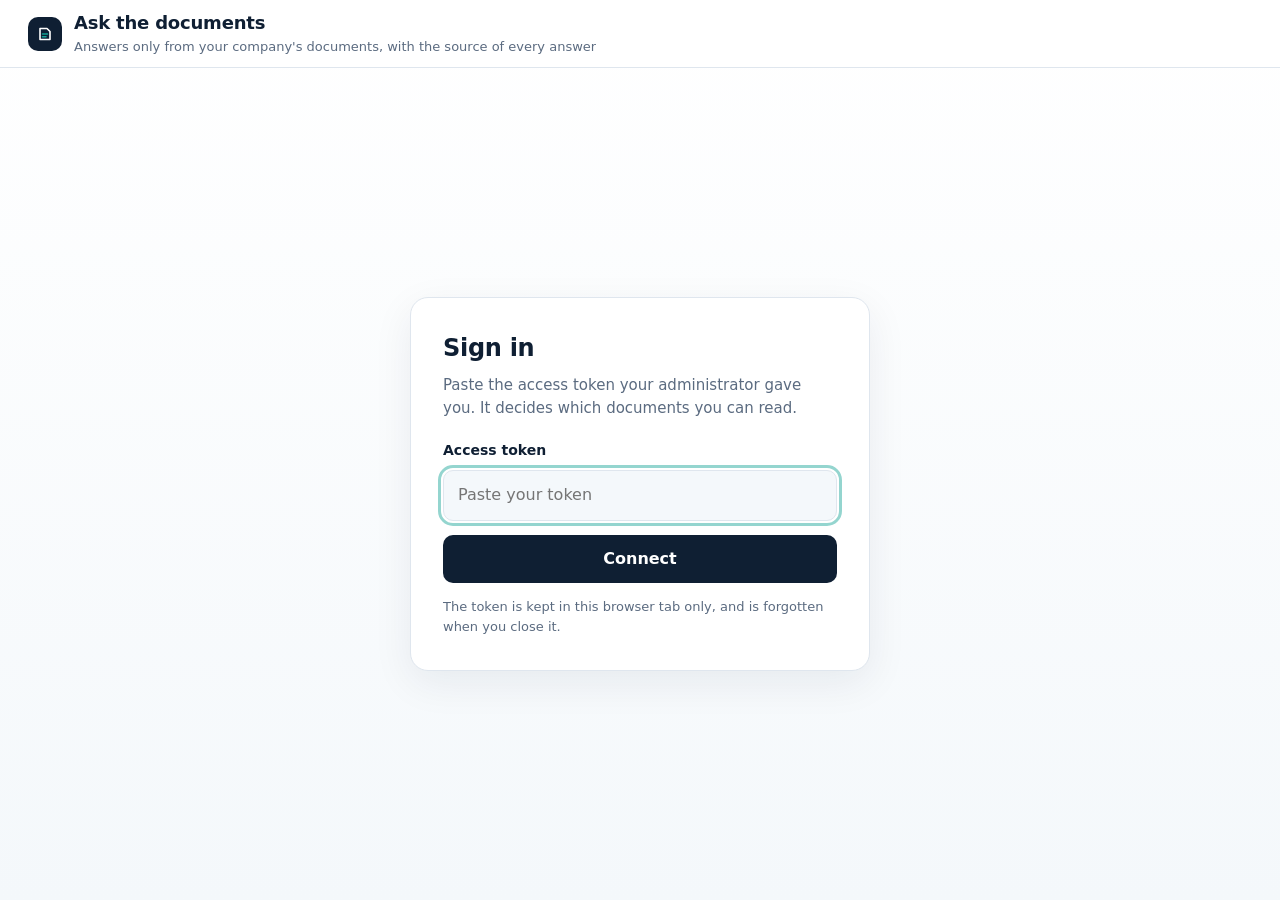
<file: kb/web/index.html>
<!doctype html>
<html lang="en">
<head>
<meta charset="utf-8">
<meta name="viewport" content="width=device-width, initial-scale=1">
<meta name="referrer" content="no-referrer">
<title>Ask the documents</title>
<style>
  :root {
    --ink: #0f1f33; --ink-2: #33445a; --grey: #5b6b80; --line: #dfe6ee; --soft: #f4f8fb;
    --teal: #0b6b62; --accent: #12a394; --mint: #e3f4f1;
    --nf-bg: #f6f7f9; --nf-line: #c3ccd8; --nf-ink: #4a5568;
    --warn-bg: #fff8e6; --warn-line: #f0cf7a; --warn-ink: #7a5300;
    --err-bg: #fff4ec; --err-line: #f6b98a; --err-ink: #8a3b00;
    --deny-bg: #fdf1f1; --deny-line: #f2a7a7; --deny-ink: #9b1c1c;
    --radius: 14px;
    font-family: "Inter", "Segoe UI", system-ui, -apple-system, "Helvetica Neue", Arial, sans-serif;
  }
  * { box-sizing: border-box; }
  html, body { margin: 0; height: 100%; }
  body { color: var(--ink); background: linear-gradient(180deg, #ffffff 0%, var(--soft) 100%); font-size: 16px; line-height: 1.55; }
  button, input, textarea { font: inherit; color: inherit; }
  button { cursor: pointer; }
  :focus-visible { outline: 3px solid rgba(18, 163, 148, .45); outline-offset: 2px; }
  [hidden] { display: none !important; }

  /* ---------- header */
  .top {
    height: 68px; display: flex; align-items: center; gap: 16px; padding: 0 28px;
    border-bottom: 1px solid var(--line); background: rgba(255, 255, 255, .92); position: sticky; top: 0; z-index: 5;
  }
  .brand { display: flex; align-items: center; gap: 12px; min-width: 0; }
  .mark { width: 34px; height: 34px; border-radius: 10px; background: var(--ink); display: grid; place-items: center; flex: none; }
  .brand h1 { margin: 0; font-size: 18px; font-weight: 700; letter-spacing: -.2px; white-space: nowrap; }
  .brand p { margin: 0; font-size: 13px; color: var(--grey); white-space: nowrap; overflow: hidden; text-overflow: ellipsis; }
  .spacer { flex: 1; }
  .who { display: flex; align-items: center; gap: 10px; font-size: 14px; color: var(--ink-2); white-space: nowrap; }
  .who b { color: var(--ink); font-weight: 600; }
  .tag { display: inline-block; padding: 2px 10px; border-radius: 999px; background: var(--mint); color: var(--teal); font-size: 12.5px; font-weight: 600; }
  .ghost { border: 1px solid var(--line); background: #fff; border-radius: 10px; padding: 7px 12px; font-size: 14px; color: var(--ink-2); }
  .ghost:hover { border-color: #b9c6d4; }
  .docs-toggle { display: none; }
  .short, .phone-only { display: none; }

  /* ---------- sign-in */
  .signin { min-height: calc(100% - 68px); display: grid; place-items: center; padding: 32px 20px; }
  .card { width: 100%; max-width: 460px; background: #fff; border: 1px solid var(--line); border-radius: 18px; padding: 32px; box-shadow: 0 12px 40px rgba(15, 31, 51, .07); }
  .card h2 { margin: 0 0 6px; font-size: 24px; letter-spacing: -.3px; }
  .card p { margin: 0 0 20px; color: var(--grey); font-size: 15px; }
  .card label { display: block; font-size: 14px; font-weight: 600; margin-bottom: 8px; }
  .card input { width: 100%; padding: 12px 14px; border: 1px solid var(--line); border-radius: 10px; background: var(--soft); }
  .primary { border: 0; border-radius: 10px; background: var(--ink); color: #fff; font-weight: 600; padding: 12px 18px; }
  .primary:hover { background: #1b3150; }
  .primary:disabled { opacity: .5; cursor: default; }
  .card .primary { width: 100%; margin-top: 14px; }
  .card .note { margin: 14px 0 0; font-size: 13px; }
  .card .fail { margin: 14px 0 0; color: var(--deny-ink); font-size: 14px; font-weight: 600; }

  /* ---------- layout */
  .app { display: grid; grid-template-columns: 290px minmax(0, 1fr); grid-template-rows: minmax(0, 1fr); height: calc(100% - 68px); overflow: hidden; }
  .app.with-panel { grid-template-columns: 290px minmax(0, 1fr) 440px; }
  .side { border-right: 1px solid var(--line); padding: 24px 20px; overflow: auto; background: rgba(255, 255, 255, .6); }
  .side h3, .panel h3 { margin: 0 0 4px; font-size: 12px; font-weight: 700; letter-spacing: .12em; text-transform: uppercase; color: var(--teal); }
  .side .sub { margin: 0 0 16px; font-size: 13px; color: var(--grey); }
  .doc { display: flex; gap: 10px; padding: 9px 8px; border-radius: 10px; }
  .doc:hover { background: var(--soft); }
  .kind { flex: none; width: 38px; height: 22px; border-radius: 6px; display: grid; place-items: center; font-size: 10.5px; font-weight: 700;
          letter-spacing: .04em; background: var(--soft); color: var(--ink-2); border: 1px solid var(--line); margin-top: 1px; }
  .kind.pdf { background: #fdf0ee; color: #9b2c1c; border-color: #f6d4cd; }
  .doc .t { font-size: 14px; font-weight: 600; line-height: 1.35; }
  .doc .m { font-size: 12.5px; color: var(--grey); }
  .collection { margin: 14px 0 6px; font-size: 12.5px; color: var(--grey); font-weight: 600; }

  .main { display: flex; flex-direction: column; min-width: 0; min-height: 0; }
  .thread { flex: 1; overflow: auto; padding: 28px 32px 12px; }
  .inner { max-width: 780px; margin: 0 auto; }
  .empty { margin: 8vh auto 0; max-width: 520px; text-align: center; color: var(--grey); }
  .empty h2 { color: var(--ink); font-size: 26px; letter-spacing: -.4px; margin: 0 0 8px; }

  .q { display: flex; justify-content: flex-end; margin: 6px 0 12px; }
  .q span { background: var(--ink); color: #fff; padding: 11px 16px; border-radius: 16px 16px 4px 16px; max-width: 85%; overflow-wrap: anywhere; }

  .answer { background: #fff; border: 1px solid var(--line); border-left: 4px solid var(--accent); border-radius: var(--radius);
            padding: 18px 20px 16px; margin: 0 0 26px; box-shadow: 0 6px 22px rgba(15, 31, 51, .05); }
  .answer header { display: flex; flex-wrap: wrap; align-items: center; gap: 8px; margin-bottom: 10px; }
  .status { display: inline-flex; align-items: center; gap: 6px; font-size: 12.5px; font-weight: 700; padding: 3px 10px; border-radius: 999px; background: var(--mint); color: var(--teal); }
  .mode { font-size: 12.5px; color: var(--grey); }
  .mode b { color: var(--ink-2); font-weight: 600; }
  .body p { margin: 0 0 8px; overflow-wrap: anywhere; }
  .chip { display: inline-grid; place-items: center; min-width: 24px; height: 22px; padding: 0 6px; margin: 0 2px; vertical-align: 1px;
          border: 1px solid #9fd8cf; border-radius: 7px; background: var(--mint); color: var(--teal); font-size: 12.5px; font-weight: 700; line-height: 1; }
  .chip:hover, .chip.on { background: var(--teal); border-color: var(--teal); color: #fff; }
  .sources { margin-top: 12px; padding-top: 12px; border-top: 1px dashed var(--line); display: flex; flex-wrap: wrap; gap: 8px; }
  .src { display: inline-flex; align-items: center; gap: 8px; border: 1px solid var(--line); background: var(--soft); border-radius: 10px;
         padding: 6px 10px; font-size: 13.5px; color: var(--ink-2); text-align: left; max-width: 100%; }
  .src:hover, .src.on { border-color: var(--accent); background: #fff; }
  .src .n { font-weight: 700; color: var(--teal); }
  .src.also { opacity: .75; }
  .warn { margin-top: 12px; padding: 10px 12px; border-radius: 10px; background: var(--warn-bg); border: 1px solid var(--warn-line); color: var(--warn-ink); font-size: 14px; }

  .answer.not_found { background: var(--nf-bg); border: 1.5px dashed var(--nf-line); box-shadow: none; }
  .answer.not_found .status { background: #e8ecf1; color: var(--nf-ink); }
  .answer.flagged { border-left-color: #e0a800; }
  .answer.flagged .status { background: var(--warn-bg); color: var(--warn-ink); }
  .answer.error { background: var(--err-bg); border-color: var(--err-line); border-left-color: #ea7a2a; }
  .answer.error .status { background: #ffe4cf; color: var(--err-ink); }
  .answer.denied { background: var(--deny-bg); border-color: var(--deny-line); border-left-color: #d63b3b; box-shadow: none; }
  .answer.denied .status { background: #fbd5d5; color: var(--deny-ink); }
  .answer.pending { border-left-color: var(--line); color: var(--grey); }
  .headline { font-weight: 700; font-size: 17px; margin: 0 0 4px; }
  .muted { color: var(--grey); font-size: 14.5px; margin: 0; }

  .composer { padding: 14px 32px 22px; background: linear-gradient(180deg, rgba(244, 248, 251, 0), var(--soft) 30%); }
  .composer form { max-width: 780px; margin: 0 auto; display: flex; gap: 10px; align-items: flex-end;
                   background: #fff; border: 1px solid var(--line); border-radius: 16px; padding: 8px 8px 8px 16px; box-shadow: 0 8px 26px rgba(15, 31, 51, .06); }
  .composer textarea { flex: 1; border: 0; resize: none; outline: none; padding: 8px 0; max-height: 160px; background: transparent; }
  .composer .hint { max-width: 780px; margin: 8px auto 0; font-size: 12.5px; color: var(--grey); text-align: center; }

  /* ---------- source panel */
  .panel { border-left: 1px solid var(--line); background: #fff; overflow: auto; padding: 22px 24px 28px; }
  .panel .bar { display: flex; align-items: center; justify-content: space-between; margin-bottom: 14px; }
  .panel h2 { margin: 6px 0 4px; font-size: 20px; letter-spacing: -.3px; line-height: 1.3; }
  .meta { display: flex; flex-wrap: wrap; gap: 6px; margin: 10px 0 16px; }
  .meta span { font-size: 12.5px; padding: 3px 9px; border-radius: 8px; background: var(--soft); border: 1px solid var(--line); color: var(--ink-2); }
  .passage { white-space: pre-wrap; overflow-wrap: anywhere; background: var(--soft); border: 1px solid var(--line); border-radius: 12px; padding: 16px; font-size: 15px; line-height: 1.65; }
  mark { background: #c9efe7; color: var(--ink); padding: 1px 2px; border-radius: 4px; box-shadow: inset 0 -2px 0 var(--accent); }
  .pid { margin-top: 12px; font-size: 13px; }
  .pid code { font-family: ui-monospace, Consolas, Menlo, monospace; font-size: 12.5px; color: var(--ink-2); }
  .close { border: 0; background: var(--soft); width: 34px; height: 34px; border-radius: 10px; font-size: 18px; line-height: 1; color: var(--ink-2); }

  @media (max-width: 1100px) {
    .app, .app.with-panel { grid-template-columns: minmax(0, 1fr); }
    .side { display: none; }
    .app.show-docs .side { display: block; position: fixed; inset: 68px 0 0 0; z-index: 6; background: #fff; }
    .docs-toggle { display: inline-block; }
    .panel { position: fixed; inset: 68px 0 0 0; z-index: 7; border-left: 0; }
  }
  @media (max-width: 640px) {
    .top { padding: 0 14px; gap: 10px; }
    .mark, .brand p, .who .ident, .composer .hint { display: none; }
    .brand h1 { font-size: 16px; }
    .phone-only { display: block; }
    .thread { padding: 18px 14px 8px; }
    .composer { padding: 10px 12px 14px; }
    .answer { padding: 16px 16px 14px; }
    .card { padding: 24px; }
  }
  @media (max-width: 400px) {
    .top { padding: 0 10px; gap: 8px; }
    .brand h1 { font-size: 15px; }
    .top .ghost { padding: 6px 9px; font-size: 13px; }
    .short { display: inline; }
    .long { display: none; }
  }
</style>
</head>
<body>
<header class="top">
  <div class="brand">
    <div class="mark" aria-hidden="true">
      <svg width="18" height="18" viewBox="0 0 18 18"><path d="M4 3.5h7l3 3v8H4z" fill="none" stroke="#fff" stroke-width="1.6" stroke-linejoin="round"/><path d="M6.5 9h5M6.5 11.8h3.5" stroke="#12a394" stroke-width="1.6" stroke-linecap="round"/></svg>
    </div>
    <div>
      <h1>Ask the documents</h1>
      <p>Answers only from your company's documents, with the source of every answer</p>
    </div>
  </div>
  <div class="spacer"></div>
  <div class="who" id="who" hidden>
    <button class="ghost docs-toggle" id="docs-toggle" type="button"><span class="long">Documents</span><span class="short">Docs</span></button>
    <span class="ident"><b id="who-name"></b> <span class="role-text">&middot; can read</span></span>
    <span class="ident" id="who-collections"></span>
    <button class="ghost" id="signout" type="button">Sign out</button>
  </div>
</header>

<section class="signin" id="signin">
  <form class="card" id="signin-form">
    <h2>Sign in</h2>
    <p>Paste the access token your administrator gave you. It decides which documents you can read.</p>
    <label for="token">Access token</label>
    <input id="token" type="password" autocomplete="off" spellcheck="false" placeholder="Paste your token">
    <button class="primary" type="submit">Connect</button>
    <p class="fail" id="signin-fail" hidden></p>
    <p class="note muted">The token is kept in this browser tab only, and is forgotten when you close it.</p>
  </form>
</section>

<div class="app" id="app" hidden>
  <aside class="side" id="side">
    <h3>Your documents</h3>
    <p class="sub" id="docs-sub"></p>
    <p class="sub phone-only" id="docs-who"></p>
    <div id="docs"></div>
  </aside>

  <main class="main">
    <div class="thread" id="thread" aria-live="polite">
      <div class="inner" id="inner">
        <div class="empty" id="empty">
          <h2>Ask a question</h2>
          <p>Answers come only from the documents your role may read. Every answer shows where it comes from, and if the documents do not cover your question, you will be told.</p>
        </div>
      </div>
    </div>
    <div class="composer">
      <form id="ask-form">
        <textarea id="question" rows="1" maxlength="1000" placeholder="Ask about a policy or procedure" aria-label="Your question"></textarea>
        <button class="primary" id="ask" type="submit">Ask</button>
      </form>
      <p class="hint">Press Enter to ask, Shift+Enter for a new line. Each question is answered on its own.</p>
    </div>
  </main>

  <aside class="panel" id="panel" hidden aria-label="Source"></aside>
</div>

<script>
"use strict";
const KEY = "kb-token";
const state = { token: sessionStorage.getItem(KEY) || "", me: null, results: [], busy: false,
                session: 0, inflight: null };
const $ = (id) => document.getElementById(id);
const EMPTY = $("empty");

/* Forget every earlier answer: on sign-out, on a new token and when a token stops working,
   so the next person never sees the previous person's answers or sources. A request still on
   its way is cancelled, and any reply that arrives after this point is dropped (state.session). */
function resetConversation() {
  state.session += 1;
  if (state.inflight) state.inflight.abort();
  state.inflight = null;
  state.busy = false;
  $("ask").disabled = false;
  state.results = [];
  closeSource();
  $("panel").replaceChildren();  // the hidden panel still held the last passage's text
  EMPTY.hidden = false;
  $("inner").replaceChildren(EMPTY);
  $("docs").replaceChildren();
  $("docs-sub").textContent = "";
}

function el(tag, props, ...children) {
  const node = document.createElement(tag);
  for (const [k, v] of Object.entries(props || {})) {
    if (k === "class") node.className = v;
    else if (k.startsWith("on")) node.addEventListener(k.slice(2), v);
    else node.setAttribute(k, v);
  }
  for (const child of children.flat()) {
    if (child === null || child === undefined || child === false) continue;
    node.append(child instanceof Node ? child : document.createTextNode(String(child)));
  }
  return node;
}

async function api(method, path, body, signal) {
  try {
    const response = await fetch(path, {
      method, cache: "no-store", signal,
      headers: { "Authorization": "Bearer " + state.token, "Content-Type": "application/json" },
      body: body === undefined ? undefined : JSON.stringify(body),
    });
    let data = null;
    try { data = await response.json(); } catch (e) { data = null; }
    return { status: response.status, data };
  } catch (e) {
    return { status: 0, data: null };
  }
}

/* ---------------------------------------------------------------- sign in */
async function connect(token) {
  resetConversation();
  const session = state.session;
  state.token = token.trim();
  const me = await api("GET", "/me");
  if (session !== state.session) return;  // signed out or switched token meanwhile
  if (me.status !== 200) {
    sessionStorage.removeItem(KEY);
    state.token = "";
    showSignin(me.status === 0 ? "Could not reach the server." : "Access denied: this token is not valid.");
    return;
  }
  sessionStorage.setItem(KEY, state.token);
  state.me = me.data;
  $("who-name").textContent = me.data.name;
  $("docs-who").textContent = "Signed in as " + me.data.name + ", role " + me.data.role + ".";
  const tags = $("who-collections");
  tags.replaceChildren(...me.data.collections.map((c) => el("span", { class: "tag" }, c)));
  if (!me.data.collections.length) tags.replaceChildren(el("span", { class: "tag" }, "no collections"));
  $("signin").hidden = true;
  $("app").hidden = false;
  $("who").hidden = false;
  loadDocuments();
  $("question").focus();
}

function showSignin(message) {
  resetConversation();
  $("app").hidden = true;
  $("who").hidden = true;
  $("signin").hidden = false;
  $("signin-fail").hidden = !message;
  $("signin-fail").textContent = message || "";
  $("token").value = "";
  $("token").focus();
}

async function loadDocuments() {
  const session = state.session;
  const res = await api("GET", "/documents");
  if (session !== state.session || res.status !== 200) return;  // a reply for an earlier sign-in is dropped
  const docs = res.data.documents;
  $("docs-sub").textContent = docs.length + (docs.length === 1 ? " document" : " documents") + " your role may read";
  const groups = {};
  for (const d of docs) (groups[d.collection] = groups[d.collection] || []).push(d);
  const items = [];
  for (const [collection, list] of Object.entries(groups)) {
    items.push(el("div", { class: "collection" }, collection));
    for (const d of list) {
      const kind = d.kind === "markdown" ? "MD" : d.kind === "pdf" ? "PDF" : "TXT";
      const pages = d.pages ? d.pages + " pages, " : "";
      items.push(el("div", { class: "doc" },
        el("span", { class: "kind" + (d.kind === "pdf" ? " pdf" : "") }, kind),
        el("div", {}, el("div", { class: "t" }, d.title), el("div", { class: "m" }, pages + d.chunk_count + " passages"))));
    }
  }
  $("docs").replaceChildren(...items);
}

/* ---------------------------------------------------------------- asking */
const MODES = {
  extractive: ["Extractive", "quoted from the documents, nothing AI-written"],
  claude: ["Claude", "written by AI, every citation checked against the document"],
};
const STATUS = { answered: "Answered", not_found: "Not in the documents", flagged: "Withheld: failed the source check",
                 error: "Answer service unavailable", denied: "Access denied", rejected: "Question not accepted" };

function header(status, mode) {
  const parts = [el("span", { class: "status" }, STATUS[status] || status)];
  if (mode && MODES[mode]) parts.push(el("span", { class: "mode" }, el("b", {}, MODES[mode][0]), " · " + MODES[mode][1]));
  return el("header", {}, parts);
}

/* The answer arrives as parts: {text, sources}. Text is always shown as text; a chip is made
   only from a part's verified source numbers, never from "[2]" written inside a document. */
function renderParts(parts, index, count) {
  const body = el("div", { class: "body" });
  let paragraph = el("p");
  for (const part of parts) {
    String(part.text || "").split("\n").forEach((piece, i) => {
      if (i > 0 && paragraph.childNodes.length) { body.append(paragraph); paragraph = el("p"); }
      if (piece) paragraph.append(piece);
    });
    for (const n of part.sources || []) {
      if (!Number.isInteger(n) || n < 1 || n > count) continue;
      paragraph.append(el("button", { class: "chip", type: "button", "data-n": String(n), "aria-label": "Show source " + n,
                                      onclick: () => openSource(index, n) }, String(n)));
    }
  }
  if (paragraph.childNodes.length) body.append(paragraph);
  return body;
}

function renderAnswer(index) {
  const r = state.results[index];
  const card = el("article", { class: "answer " + r.status, "data-status": r.status });
  card.append(header(r.status, r.status === "not_found" ? null : r.mode));
  if (r.status === "not_found") {
    card.append(el("p", { class: "headline" }, "Not in the documents you can read"),
                el("p", { class: "muted" }, "No passage you may read matched this question well enough, so the assistant does not guess. Try asking more directly, or use the words your documents use."));
    return card;
  }
  if (r.status === "denied") {
    card.append(el("p", { class: "headline" }, "Access denied"),
                el("p", { class: "muted" }, r.message),
                el("p", {}, el("button", { class: "ghost", type: "button", onclick: () => showSignin("") }, "Enter a new token")));
    return card;
  }
  if (r.status === "rejected") {
    card.append(el("p", { class: "muted" }, r.message));
    return card;
  }
  const passages = r.passages || [];
  if (r.status === "error") card.append(el("p", { class: "headline" }, "No answer right now"),
    el("p", { class: "muted" }, "The answer service is not available. The matching passages are listed below."));
  if (r.status === "flagged") card.append(el("p", { class: "muted" }, "The written answer did not match its sources, so it was withheld. These sentences are quoted from the documents instead:"));
  if (r.status !== "error") card.append(renderParts(r.parts || [], index, passages.length));
  for (const w of (r.warnings || [])) card.append(el("div", { class: "warn" }, w));
  if (passages.length) {
    const cited = new Set((r.citations || []).map((c) => c.number));
    const list = el("div", { class: "sources" });
    passages.forEach((p, i) => {
      const n = i + 1;
      const label = p.title + (p.section ? " › " + p.section : "") + (p.page ? ", page " + p.page : "");
      list.append(el("button", { class: "src" + (cited.has(n) ? "" : " also"), type: "button", "data-n": String(n),
                                 title: cited.has(n) ? "Cited in the answer" : "Retrieved, not quoted",
                                 onclick: () => openSource(index, n) }, el("span", { class: "n" }, String(n)), label));
    });
    card.append(list);
  }
  return card;
}

async function ask(question) {
  question = question.trim();
  if (!question || state.busy) return false;  // one question at a time (Enter pressed twice)
  state.busy = true;
  $("ask").disabled = true;
  EMPTY.hidden = true;
  const inner = $("inner");
  inner.append(el("div", { class: "q" }, el("span", {}, question)));
  const pending = el("article", { class: "answer pending" }, el("p", { class: "muted" }, "Searching your documents..."));
  inner.append(pending);
  pending.scrollIntoView({ block: "end" });
  const session = state.session;
  const controller = new AbortController();
  state.inflight = controller;
  const res = await api("POST", "/ask", { question }, controller.signal);
  if (session !== state.session) return false;  // signed out meanwhile: never show this reply to the next person
  state.inflight = null;
  state.busy = false;
  $("ask").disabled = false;
  let result;
  if (res.status === 200) result = res.data;
  else if (res.status === 401 || res.status === 403) {
    // The token no longer works: forget it and everything shown with it.
    sessionStorage.removeItem(KEY);
    state.token = "";
    resetConversation();
    EMPTY.hidden = true;
    result = { status: "denied", message: "This token is not valid (any more). Ask your administrator for a new one." };
  } else if (res.status === 400 || res.status === 413 || res.status === 422) {
    result = { status: "rejected", message: (res.data && res.data.error) || "The question could not be read." };
  } else {
    result = { status: "error", answer: "", passages: [], mode: null };
  }
  state.results.push(result);
  const card = renderAnswer(state.results.length - 1);
  if (pending.isConnected) pending.replaceWith(card); else $("inner").append(card);
  card.scrollIntoView({ block: "nearest" });
  return true;
}

/* ---------------------------------------------------------------- source panel */
function escapeRegExp(s) { return s.replace(/[.*+?^${}()|[\]\\]/g, "\\$&"); }

function highlighted(text, quotes) {
  const ranges = [];
  for (const q of quotes) {
    const words = q.trim().split(/\s+/).filter(Boolean);
    if (!words.length) continue;
    const re = new RegExp(words.map(escapeRegExp).join("\\s+"), "g");
    for (const m of text.matchAll(re)) ranges.push([m.index, m.index + m[0].length]);
  }
  ranges.sort((a, b) => a[0] - b[0]);
  const nodes = [];
  let at = 0;
  for (const [start, end] of ranges) {
    if (end <= at) continue;
    const from = Math.max(start, at);
    nodes.push(text.slice(at, from), el("mark", {}, text.slice(from, end)));
    at = end;
  }
  nodes.push(text.slice(at));
  return nodes;
}

function openSource(index, n) {
  const r = state.results[index];
  const p = (r.passages || [])[n - 1];
  if (!p) return;
  const quotes = (r.citations || []).filter((c) => c.number === n).map((c) => c.quote);
  const meta = [el("span", {}, "Collection: " + p.collection)];
  if (p.section) meta.unshift(el("span", {}, "Section: " + p.section));
  if (p.page) meta.unshift(el("span", {}, "Page " + p.page));
  const panel = $("panel");
  panel.replaceChildren(
    el("div", { class: "bar" }, el("h3", {}, "Source " + n),
       el("button", { class: "close", type: "button", "aria-label": "Close source", onclick: closeSource }, "×")),
    el("h2", {}, p.title),
    el("div", { class: "meta" }, meta),
    el("div", { class: "passage" }, highlighted(p.text, quotes)),
    el("p", { class: "muted pid" }, quotes.length ? "Highlighted: the text quoted in the answer. " : "Retrieved for this question, not quoted. ",
       "Passage ", el("code", {}, p.passage_id)));
  panel.hidden = false;
  $("app").classList.add("with-panel");
  document.querySelectorAll(".chip.on, .src.on").forEach((b) => b.classList.remove("on"));
  const card = document.querySelectorAll("article.answer:not(.pending)")[index];
  if (card) {
    card.querySelectorAll('[data-n="' + n + '"]').forEach((b) => b.classList.add("on"));
    card.scrollIntoView({ block: "nearest" });  // the column is narrower now; keep the answer in view
  }
}

function closeSource() {
  $("panel").hidden = true;
  $("app").classList.remove("with-panel");
  document.querySelectorAll(".chip.on, .src.on").forEach((b) => b.classList.remove("on"));
}

/* ---------------------------------------------------------------- wiring */
$("signin-form").addEventListener("submit", (e) => { e.preventDefault(); if ($("token").value.trim()) connect($("token").value); });
$("signout").addEventListener("click", () => { sessionStorage.removeItem(KEY); state.token = ""; showSignin(""); });
$("docs-toggle").addEventListener("click", () => $("app").classList.toggle("show-docs"));
$("ask-form").addEventListener("submit", (e) => {
  e.preventDefault();
  if (state.busy || !$("question").value.trim()) return;  // keep the text while an answer is on its way
  const q = $("question").value;
  $("question").value = "";
  ask(q);
});
$("question").addEventListener("keydown", (e) => {
  if (e.key === "Enter" && !e.shiftKey) { e.preventDefault(); $("ask-form").requestSubmit(); }
});
$("question").addEventListener("input", (e) => { e.target.style.height = "auto"; e.target.style.height = e.target.scrollHeight + "px"; });
document.addEventListener("keydown", (e) => { if (e.key === "Escape") closeSource(); });
if (state.token) connect(state.token); else showSignin("");
</script>
</body>
</html>
</file>
